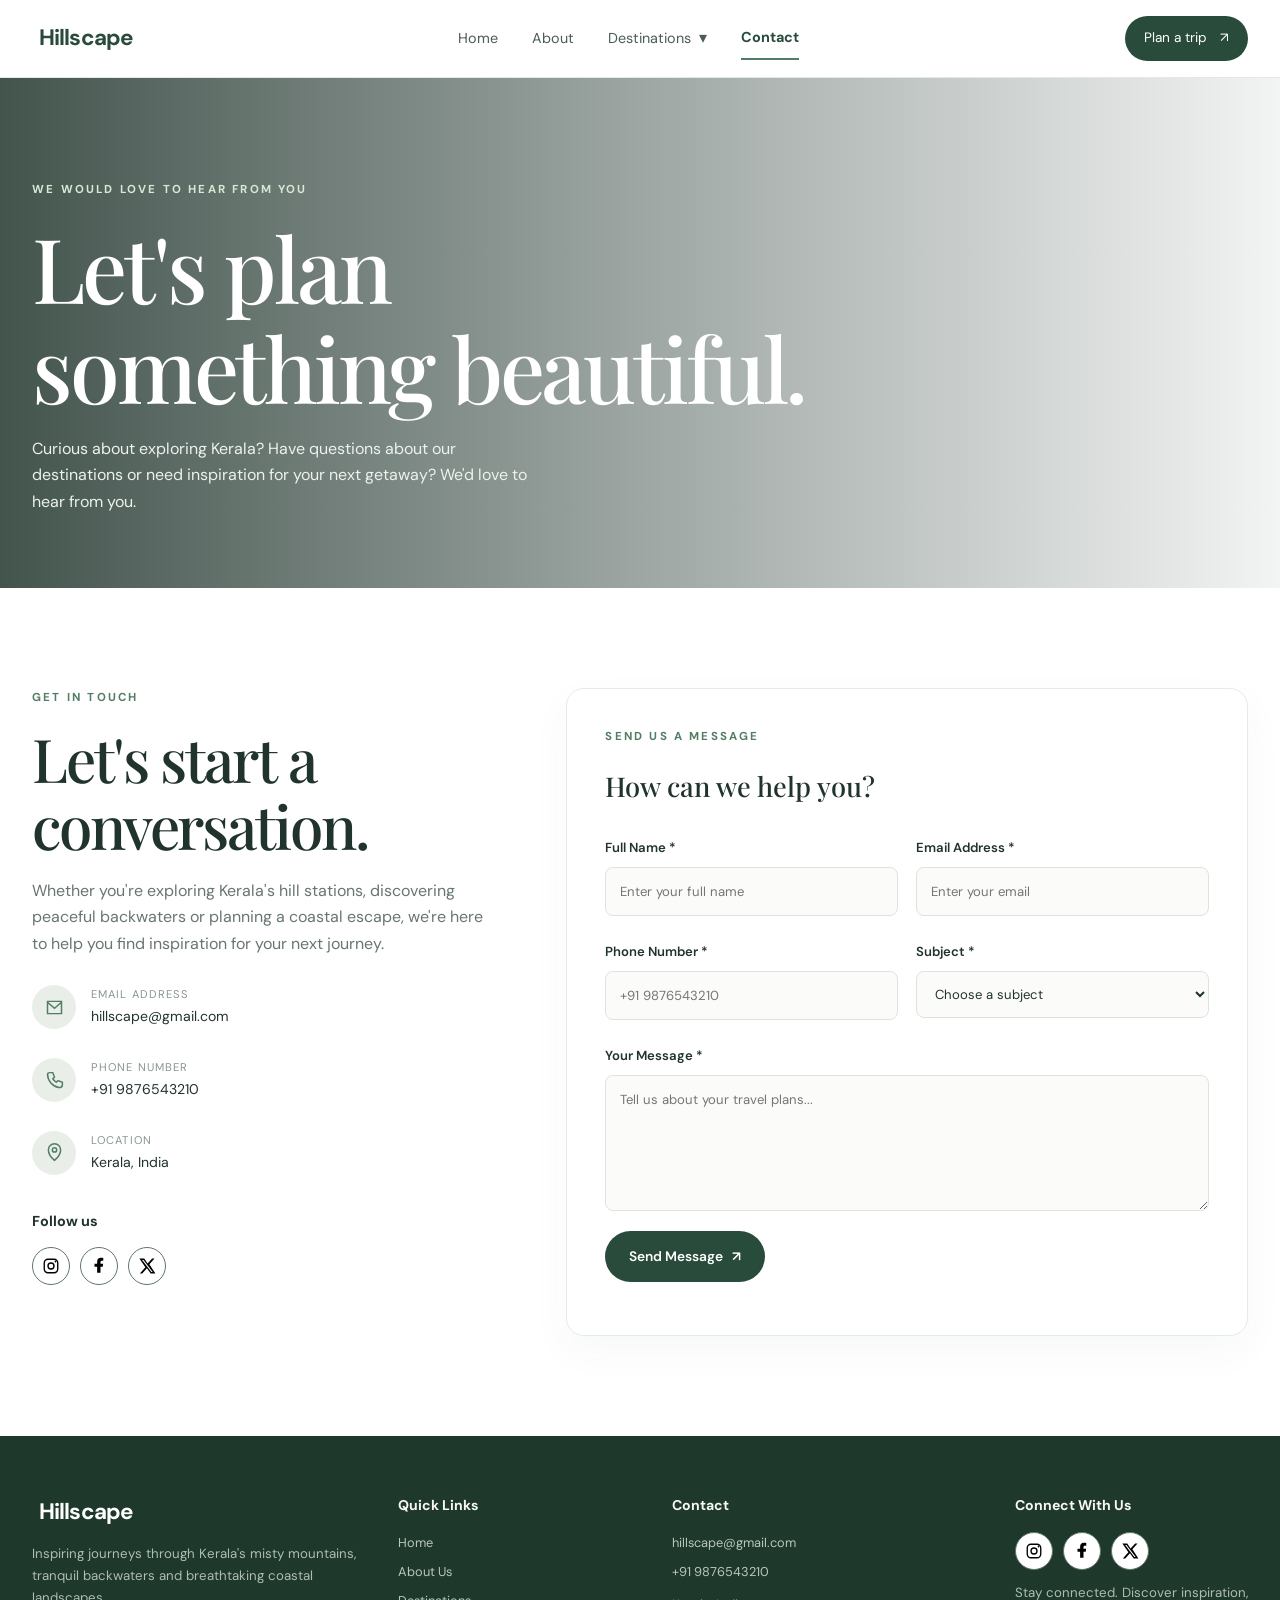
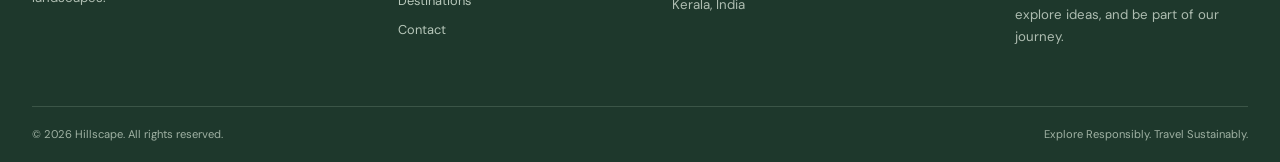
<file: contact.html>
<!DOCTYPE html>
<html lang="en">
<head>
  <meta charset="UTF-8">
  <meta name="viewport" content="width=device-width, initial-scale=1.0">
  <title>Contact Us | Hillscape</title>

  <link rel="preconnect" href="https://fonts.googleapis.com">
  <link href="https://fonts.googleapis.com/css2?family=DM+Sans:wght@400;500;600;700&family=Playfair+Display:wght@400;500;600;700&display=swap" rel="stylesheet">

  <link rel="stylesheet" href="style.css">
</head>

<body>

<header class="site-header">
  <nav class="navbar container">

    <a class="brand" href="index.html">
      <span class="brand-mark"></span>
      Hillscape
    </a>

    <button class="menu-toggle" aria-label="Open navigation" aria-expanded="false">
      ☰
    </button>

    <div class="nav-links">
      <a href="index.html">Home</a>
      <a href="about.html">About</a>

      <div class="nav-dropdown">
        <a href="#destinations" class="drop-trigger">
            Destinations <span class="dropdown-arrow">▾</span>
        </a>

        <div class="dropdown-menu">
          <a href="munnar.html">Munnar</a>
          <a href="wayanad.html">Wayanad</a>
          <a href="alappuzha.html">Alappuzha</a>
          <a href="varkala.html">Varkala</a>
          <a href="athirappilly.html">Athirappilly</a>
        </div>
      </div>

      <a class="active" href="contact.html">Contact</a>
    </div>

    <a class="nav-cta" href="#contact-form">
      Plan a trip <span>↗</span>
    </a>

  </nav>
</header>


<main>

  <!-- CONTACT HERO -->

  <section class="page-hero contact-hero">

    <div class="page-hero-shade"></div>

    <div class="container page-hero-content">

      <p class="eyebrow light">We would love to hear from you</p>

      <h1>Let's plan<br>something beautiful.</h1>

      <p>
       Curious about exploring Kerala? Have questions about our destinations or need inspiration for your next getaway? We'd love to hear from you.
      </p>

    </div>

  </section>


  <!-- CONTACT DETAILS AND FORM -->

  <section class="section" id="contact-form">

    <div class="container contact-layout">

      <div class="contact-info">

        <p class="eyebrow">Get in touch</p>

        <h2>Let's start a conversation.</h2>

        <p>
          Whether you're exploring Kerala's hill stations, discovering peaceful backwaters or planning a coastal escape, we're here to help 
          you find inspiration for your next journey.
        </p>


        <div class="contact-detail">

          <span>
            <svg viewBox="0 0 24 24" aria-hidden="true">
              <path d="M4 5h16v14H4z M4 6l8 7 8-7"
                fill="none" stroke="currentColor" stroke-width="1.7"/>
            </svg>
          </span>

          <div>
            <small>Email Address</small>
            <a href="mailto:hillscape@gmail.com">
              hillscape@gmail.com
            </a>
          </div>

        </div>


        <div class="contact-detail">

          <span>
            <svg viewBox="0 0 24 24" aria-hidden="true">
              <path d="M7 3h3l2 5-2 2a15 15 0 0 0 4 4l2-2 5 2v3c0 2-2 3-4 3A16 16 0 0 1 4 5c0-1 1-2 3-2z"
                fill="none" stroke="currentColor" stroke-width="1.7"/>
            </svg>
          </span>

          <div>
            <small>Phone Number</small>
            <a href="tel:+919876543210">+91 9876543210</a>
          </div>

        </div>


        <div class="contact-detail">

          <span>
            <svg viewBox="0 0 24 24" aria-hidden="true">
              <path d="M12 21s7-6 7-12a7 7 0 1 0-14 0c0 6 7 12 7 12z"
                fill="none" stroke="currentColor" stroke-width="1.7"/>
              <circle cx="12" cy="9" r="2.5"
                fill="none" stroke="currentColor" stroke-width="1.7"/>
            </svg>
          </span>

          <div>
            <small>Location</small>
            <p>Kerala, India</p>
          </div>

        </div>


        <div class="contact-social">

          <h4>Follow us</h4>

          <div class="socials">

            <a href="https://www.instagram.com/" target="_blank" rel="noopener noreferrer" aria-label="Instagram">
                <svg viewBox="0 0 24 24">
                    <rect x="3" y="3" width="18" height="18" rx="5"
                        fill="none" stroke="#000" stroke-width="1.8"/>
                    <circle cx="12" cy="12" r="4"
                        fill="none" stroke="#000" stroke-width="1.8"/>
                    <circle cx="18" cy="6" r="1.2" fill="#000"/>
                </svg>
            </a>

            <a href="https://www.facebook.com/" target="_blank" rel="noopener noreferrer" aria-label="Facebook">
                <svg viewBox="0 0 24 24">
                    <path d="M14 21v-8h3l.5-4H14V7c0-1.2.4-2 2-2h1.7V1.4C17 1.2 16 1 14.5 1 11.4 1 9.5 2.9 9.5 6.4V9H6v4h3.5v8z"
                        fill="#000"/>
                </svg>
            </a>

            <a href="https://x.com/" target="_blank" rel="noopener noreferrer" aria-label="Twitter">
                <svg viewBox="0 0 24 24">
                    <path d="M18.9 2H22l-6.8 7.8L23.2 22h-6.3l-5-7.1L5.7 22H2.5l7.3-8.4L1.8 2h6.5l4.5 6.6L18.9 2zm-1.1 18h1.7L7.3 3.9H5.5L17.8 20z"
                        fill="#000"/>
                </svg>
            </a>

        </div>

        </div>

      </div>


      <!-- CONTACT FORM -->

      <form class="contact-form" id="contact-form" novalidate>

        <p class="eyebrow">Send us a message</p>

        <h3>How can we help you?</h3>


        <div class="form-row">

          <label>
            Full Name *

            <input
              type="text"
              name="name"
              id="name"
              placeholder="Enter your full name"
              minlength="2"
              maxlength="60"
              autocomplete="name"
              required>

            <small class="field-error"></small>
          </label>


          <label>
            Email Address *

            <input
              type="email"
              name="email"
              id="email"
              placeholder="Enter your email"
              autocomplete="email"
              required>

            <small class="field-error"></small>
          </label>

        </div>


        <div class="form-row">

          <label>
            Phone Number *

            <input
              type="tel"
              name="phone"
              id="phone"
              placeholder="+91 9876543210"
              autocomplete="tel"
              maxlength="16"
              required>

            <small class="field-error"></small>
          </label>


          <label>
            Subject *

            <select name="subject" id="subject" required>

                <option value="">Choose a subject</option>
                <option value="Destination Enquiry">Destination Enquiry</option>
                <option value="Travel Information">Travel Information</option>
                <option value="Trip Planning Assistance">Trip Planning Assistance</option>
                <option value="General Enquiry">General Enquiry</option>
                <option value="Other">Other</option>

            </select>

            <small class="field-error"></small>
          </label>

        </div>


        <label>
          Your Message *

          <textarea
            name="message"
            id="message"
            rows="5"
            minlength="10"
            maxlength="1000"
            placeholder="Tell us about your travel plans..."
            required></textarea>

          <small class="field-error"></small>
        </label>


        <button class="button button-dark submit-button" type="submit">
          Send Message <span>↗</span>
        </button>

        <p class="form-message" id="form-message" role="status" aria-live="polite"></p>

      </form>

    </div>

  </section>

</main>


<!-- FOOTER -->

<footer class="footer">

  <div class="container footer-main">

    <div>
        <a class="brand footer-brand" href="index.html">
            <span class="brand-mark"></span>
            Hillscape
        </a>
        <p>Inspiring journeys through Kerala's misty mountains, tranquil backwaters and breathtaking coastal landscapes.</p>
    </div>

    <div>
      <h4>Quick Links</h4>
      <a href="index.html">Home</a>
      <a href="index.html#about">About Us</a>
      <a href="index.html#destinations">Destinations</a>
      <a href="contact.html">Contact</a>
    </div>

    <div>
      <h4>Contact</h4>
      <a href="mailto:hillscape@gmail.com">hillscape@gmail.com</a>
      <a href="tel:+919876543210">+91 9876543210</a>
      <p>Kerala, India</p>
    </div>

    <!-- SOCIAL LINKS -->
    <div>
        <h4>Connect With Us</h4>

        <div class="socials">

            <a href="https://www.instagram.com/" target="_blank" rel="noopener noreferrer" aria-label="Instagram">
            <svg viewBox="0 0 24 24" aria-hidden="true"><rect x="3" y="3" width="18" height="18" rx="5" fill="none" stroke="currentColor" stroke-width="1.8"/><circle cx="12" cy="12" r="4" fill="none" stroke="currentColor" stroke-width="1.8"/><circle cx="18" cy="6" r="1.2" fill="currentColor"/></svg>
            </a>

            <a href="https://www.facebook.com/" target="_blank" rel="noopener noreferrer" aria-label="Facebook">
            <svg viewBox="0 0 24 24" aria-hidden="true"><path d="M14 21v-8h3l.5-4H14V7c0-1.2.4-2 2-2h1.7V1.4C17 1.2 16 1 14.5 1 11.4 1 9.5 2.9 9.5 6.4V9H6v4h3.5v8z" fill="currentColor"/></svg>
            </a>

            <a href="https://x.com/" target="_blank" rel="noopener noreferrer" aria-label="X">
            <svg viewBox="0 0 24 24" aria-hidden="true">
                <path d="M18.9 2H22l-6.8 7.8L23.2 22h-6.3l-5-7.1L5.7 22H2.5l7.3-8.4L1.8 2h6.5l4.5 6.6L18.9 2zm-1.1 18h1.7L7.3 3.9H5.5L17.8 20z" fill="currentColor"/>
            </svg>
            </a>

        </div>

        <p class="footer-small">Stay connected. Discover inspiration, explore ideas, and be part of our journey.</p>
        </div>

    </div>


    <div class="container footer-bottom">
        <span>© 2026 Hillscape. All rights reserved.</span>
        <span>Explore Responsibly. Travel Sustainably.</span>
    </div>

  </footer>


<script src="script.js"></script>

</body>
</html>
</file>
<file: style.css>
/* GLOBAL */

:root {
  --ink: #20332d;
  --muted: #68766f;
  --green: #527d65;
  --green-dark: #294b3c;
  --sage: #e9efe8;
  --cream: #f7f6f0;
  --white: #ffffff;
  --border: #e3eae2;

  --serif: "Playfair Display", Georgia, serif;
  --sans: "DM Sans", Arial, sans-serif;
}

* {
  box-sizing: border-box;
}

html {
  scroll-behavior: smooth;
  scroll-padding-top: 85px;
}

body {
  margin: 0;
  color: var(--ink);
  background: var(--white);
  font-family: var(--sans);
  line-height: 1.65;
}

img {
  display: block;
  max-width: 100%;
}

a {
  color: inherit;
  text-decoration: none;
}

button,
input,
textarea,
select {
  font: inherit;
}

.container {
  width: min(1320px, calc(100% - 64px));
  margin: 0 auto;
}

.section {
  padding: 100px 0;
}

h1,
h2,
h3,
h4,
p {
  margin-top: 0;
}

h1,
h2 {
  font-family: var(--serif);
  font-weight: 500;
  line-height: 1.12;
  letter-spacing: -.035em;
  color: var(--ink);
}

h1 {
  font-size: clamp(3rem, 7vw, 6.5rem);
}

h2 {
  font-size: clamp(2.3rem, 4.7vw, 4.1rem);
  margin-bottom: 22px;
}

h3 {
  font-size: 1.35rem;
}

/* All heading words use the same colour */

h1 em,
h2 em,
h3 em {
  color: inherit;
  font-style: normal;
}

.eyebrow {
  color: var(--green);
  font-size: .72rem;
  font-weight: 700;
  letter-spacing: .19em;
  text-transform: uppercase;
  margin-bottom: 18px;
}

.eyebrow.light {
  color: #d8e9d3;
}


/* NAVIGATION BAR */

.site-header {
  height: 78px;
  position: sticky;
  top: 0;
  z-index: 50;
  background: rgba(255,255,255,.97);
  border-bottom: 1px solid var(--border);
  backdrop-filter: blur(14px);
}

.navbar {
  height: 100%;
  display: flex;
  align-items: center;
  justify-content: space-between;
  gap: 25px;
}

.brand {
  display: inline-flex;
  align-items: center;
  gap: 7px;
  font-weight: 700;
  letter-spacing: -.04em;
  font-size: 1.4rem;
  white-space: nowrap;
  color: var(--green-dark);
}

.brand-mark {
  color: #8da982;
  font-size: 1.5rem;
}

.nav-links {
  display: flex;
  align-items: center;
  gap: 34px;
  font-size: .9rem;
  color: #4b5c53;
}

.nav-links > a,
.drop-trigger {
  transition: color .2s, background .2s;
  padding: 9px 0;
}

.nav-links a:hover {
  color: var(--green);
}

/* Active page */

.nav-links > a.active {
  color: var(--green-dark);
  font-weight: 700;
  border-bottom: 2px solid var(--green);
}

.nav-dropdown {
  position: relative;
}

.drop-trigger span {
  font-size: 1rem;
  margin-left: 4px;
}

.dropdown-menu {
  display: none;
  position: absolute;
  top: 100%;
  left: -15px;
  min-width: 190px;
  padding: 12px;
  background: white;
  box-shadow: 0 12px 30px #1b39251c;
  border: 1px solid var(--border);
  border-radius: 12px;
}

.dropdown-menu a {
  display: block;
  padding: 9px 12px;
  border-radius: 7px;
}

.dropdown-menu a:hover {
  background: var(--sage);
}

.nav-dropdown:hover .dropdown-menu,
.nav-dropdown:focus-within .dropdown-menu {
  display: block;
}

.nav-cta {
  color: white;
  background: var(--green-dark);
  border-radius: 30px;
  padding: 11px 19px;
  font-size: .85rem;
  transition: background .2s;
  white-space: nowrap;
}

.nav-cta:hover {
  background: var(--green);
}

.nav-cta span,
.button span {
  margin-left: 9px;
}

.menu-toggle {
  display: none;
  background: transparent;
  border: 0;
  font-size: 1.6rem;
  color: var(--ink);
  cursor: pointer;
}

/* DESTINATION DROPDOWN ARROW */

.dropdown-arrow {
  display: inline-block;
  margin-left: 5px;
  font-size: 12px;
}

/* ALIGN DROPDOWN WITH DESTINATIONS */

.nav-dropdown {
  position: relative;
}

.dropdown-menu {
  left: 0;
  right: auto;
}


/* HERO SECTION */

.hero {
  min-height: min(740px, calc(100vh - 78px));
  position: relative;
  color: white;
  overflow: hidden;
  background: #314a3b;
}

.hero-slides,
.hero-slide,
.hero-shade {
  position: absolute;
  inset: 0;
}

.hero-slide {
  background-size: cover;
  background-position: center;
  opacity: 0;
  transform: scale(1.04);
  transition: opacity 1.2s ease, transform 6s ease;
}

.hero-slide.active {
  opacity: 1;
  transform: scale(1);
}

.hero-shade,
.page-hero-shade {
  position: absolute;
  inset: 0;
  background: linear-gradient(
    90deg,
    rgba(14,36,27,.78) 0%,
    rgba(14,36,27,.42) 48%,
    rgba(14,36,27,.05) 100%
  );
}

.hero-content {
  position: relative;
  z-index: 2;
  padding-top: clamp(90px, 13vh, 150px);
  color: white;
}

.hero h1 {
  color: white;
  margin-bottom: 22px;
  max-width: 720px;
}

.hero-copy {
  max-width: 500px;
  color: #eef2ec;
  font-size: 1.05rem;
}

.hero-actions {
  display: flex;
  align-items: center;
  gap: 28px;
  margin-top: 32px;
}

.button {
  display: inline-flex;
  align-items: center;
  justify-content: center;
  padding: 14px 22px;
  border-radius: 30px;
  font-size: .86rem;
  font-weight: 600;
  transition: transform .2s, background .2s;
  border: 0;
  cursor: pointer;
}

.button:hover {
  transform: translateY(-2px);
}

.button-light {
  background: #f7f7f0;
  color: var(--green-dark);
}

.button-dark {
  background: var(--green-dark);
  color: white;
}

.button-dark:hover {
  background: var(--green);
}

.text-link {
  color: var(--green-dark);
  font-weight: 600;
  font-size: .88rem;
}

.text-link span {
  margin-left: 8px;
}

.light-link {
  color: white;
}

.hero-note {
  display: flex;
  align-items: center;
  gap: 15px;
  margin-top: 72px;
  font-size: .75rem;
  color: #e0e8df;
  letter-spacing: .08em;
  text-transform: uppercase;
}

.hero-line {
  width: 44px;
  height: 1px;
  background: #c6ddbd;
}


/* INTRODUCTION */

.intro {
  display: grid;
  grid-template-columns: 1.1fr .8fr;
  align-items: end;
  gap: 80px;
}

.intro h2 {
  margin-bottom: 0;
}

.intro-copy {
  max-width: 480px;
  color: var(--muted);
}

.intro-copy .text-link {
  display: inline-block;
  margin-top: 10px;
}


/* DESTINATIONS */

.destinations {
  background: var(--cream);
}

.section-heading {
  display: flex;
  align-items: end;
  justify-content: space-between;
  gap: 30px;
  margin-bottom: 48px;
}

.section-heading h2 {
  margin-bottom: 0;
}

.section-heading > p {
  color: var(--muted);
  margin-bottom: 5px;
}

.destination-row {
  display: flex;
  justify-content: space-between;
  gap: 25px;
}

.destination-card {
  flex: 1;
  min-width: 0;
  text-align: center;
  position: relative;
}

.oval-image {
  width: 100%;
  aspect-ratio: .82;
  border-radius: 50%;
  padding: 8px;
  border: 1px solid #d9e2d8;
  background: white;
  overflow: hidden;
  box-shadow: 0 8px 20px #203b2810;
}

.oval-image img {
  width: 100%;
  height: 100%;
  object-fit: cover;
  border-radius: 50%;
  transition: transform .55s ease;
}

.destination-card:hover .oval-image img {
  transform: scale(1.09);
}

.destination-card h3 {
  font-family: var(--serif);
  font-size: 1.45rem;
  margin: 20px 0 3px;
  font-weight: 500;
}

.destination-card p {
  color: var(--muted);
  font-size: .8rem;
  margin-bottom: 0;
}


/* GALLERY */

.mini-gallery {
  background: white;
  padding-top: 20px;
  padding-bottom: 90px;
}

.mini-gallery .section-heading {
  display: flex;
  justify-content: space-between;
  align-items: end;
  gap: 20px;
  margin-bottom: 30px;
}

/* DESKTOP GALLERY - COLLAGE LAYOUT */

.mini-gallery-grid {
  position: relative;
  width: 100%;
  max-width: 1055px;
  margin: 0 auto;
  aspect-ratio: 1055 / 637;
}

.mini-gallery-grid img {
  position: absolute;
  display: block;
  object-fit: cover;
  border-radius: 10px;
}

/* IMAGE 1 */

.mini-gallery-grid img:nth-child(1) {
  top: 8.95%;
  left: 5.5%;
  width: 22%;
  height: 36.4%;
}

/* IMAGE 2 */

.mini-gallery-grid img:nth-child(2) {
  top: 0;
  left: 28.53%;
  width: 30.81%;
  height: 49.14%;
}

/* IMAGE 3 */

.mini-gallery-grid img:nth-child(3) {
  top: 8.95%;
  left: 60.47%;
  width: 22%;
  height: 36.4%;
}

/* IMAGE 4 */

.mini-gallery-grid img:nth-child(4) {
  top: 18.21%;
  left: 83.51%;
  width: 16.49%;
  height: 27.32%;
}

/* IMAGE 5 */

.mini-gallery-grid img:nth-child(5) {
  top: 51.02%;
  left: 0;
  width: 16.49%;
  height: 27.32%;
}

/* IMAGE 6 */

.mini-gallery-grid img:nth-child(6) {
  top: 51.02%;
  left: 17.54%;
  width: 22%;
  height: 36.42%;
}

/* IMAGE 7 */

.mini-gallery-grid img:nth-child(7) {
  top: 51.02%;
  left: 40.66%;
  width: 30.81%;
  height: 49%;
}

/* IMAGE 8 */

.mini-gallery-grid img:nth-child(8) {
  top: 51.02%;
  left: 72.51%;
  width: 22%;
  height: 36.42%;
}


/* QUOTE SECTION */

.quote-band {
  position: relative;
  min-height: 420px;
  display: flex;
  align-items: center;
  color: white;
  background: url("https://images.unsplash.com/photo-1501785888041-af3ef285b470?auto=format&fit=crop&w=2000&q=85") center/cover fixed;
}

.quote-overlay {
  position: absolute;
  inset: 0;
  background: rgba(24,49,37,.58);
}

.quote-content {
  position: relative;
  text-align: center;
  padding: 75px 0;
}

.quote-content blockquote {
  font-family: var(--serif);
  color: white;
  font-size: clamp(2.2rem, 5vw, 4rem);
  line-height: 1.2;
  margin: 0 auto 28px;
}


/* PAGE HERO */

.page-hero {
  min-height: 510px;
  position: relative;
  background-size: cover;
  background-position: center;
  color: white;
  display: flex;
  align-items: center;
  overflow: hidden;
}

.contact-hero {
  background-image: url("https://media.istockphoto.com/id/1302343043/photo/clean-ocean-waves-breaking-on-white-sand-beach-with-turquoise-emerald-coloured-water.jpg?s=612x612&w=0&k=20&c=DyNMi9jSz2lQLpwr9XvY6VEk2VvACh1X_av695Gs8nU=");
}

.page-hero-content {
  position: relative;
  z-index: 2;
  padding-top: 45px;
  color: white;
}

.page-hero-content h1 {
  color: white;
  margin: 0 0 18px;
}

.page-hero-content p:not(.eyebrow) {
  max-width: 500px;
  color: #edf2ec;
}


/* CONTACT LAYOUT */

.contact-layout {
  display: grid;
  grid-template-columns: .8fr 1.2fr;
  gap: 80px;
  align-items: start;
}

.contact-info h2 {
  margin-bottom: 18px;
}

.contact-info > p:not(.eyebrow) {
  color: var(--muted);
}

.contact-detail {
  display: flex;
  gap: 15px;
  margin-top: 28px;
  align-items: center;
}

.contact-detail > span {
  display: grid;
  place-items: center;
  width: 44px;
  height: 44px;
  flex-shrink: 0;
  background: var(--sage);
  color: var(--green);
  border-radius: 50%;
}

.contact-detail svg {
  width: 21px;
  height: 21px;
}

.contact-detail small {
  display: block;
  color: #89968d;
  font-size: .7rem;
  text-transform: uppercase;
  letter-spacing: .1em;
}

.contact-detail a,
.contact-detail p {
  font-size: .88rem;
  margin: 2px 0 0;
}

.contact-social {
  margin-top: 35px;
}

.contact-social h4 {
  margin-bottom: 14px;
  font-size: .9rem;
}


/* CONTACT FORM */

.contact-form {
  padding: 38px;
  border: 1px solid #e6ece5;
  border-radius: 18px;
  box-shadow: 0 15px 40px #24412b0a;
  background: white;
}

.contact-form h3 {
  font-family: var(--serif);
  font-weight: 500;
  font-size: 1.7rem;
  margin-bottom: 28px;
}

.contact-form label {
  display: block;
  color: var(--ink);
  font-size: .82rem;
  font-weight: 600;
  margin-bottom: 20px;
}

.form-row {
  display: grid;
  grid-template-columns: 1fr 1fr;
  gap: 18px;
}

.contact-form input,
.contact-form textarea,
.contact-form select {
  display: block;
  width: 100%;
  margin-top: 8px;
  padding: 13px 14px;
  border: 1px solid #dce5dc;
  border-radius: 8px;
  outline: none;
  background: #fbfcfa;
  color: var(--ink);
  font-weight: 400;
}

.contact-form input:focus,
.contact-form textarea:focus,
.contact-form select:focus {
  border-color: var(--green);
  box-shadow: 0 0 0 3px #527d6518;
}

.contact-form textarea {
  resize: vertical;
  min-height: 130px;
}

.contact-form input.invalid,
.contact-form textarea.invalid,
.contact-form select.invalid {
  border-color: #c34d4d;
}

.field-error {
  display: block;
  min-height: 0;
  color: #c34d4d;
  font-size: .72rem;
  font-weight: 400;
  margin-top: 5px;
}

.form-message {
  color: var(--green-dark);
  font-size: .85rem;
  margin: 15px 0 0;
}

.form-message.error {
  color: #bd3e3e;
}

.submit-button {
  min-width: 160px;
}

#contact-form {
  scroll-margin-top: -50px;
}
/* FOOTER */

.footer {
  background: #1e382c;
  color: #dbe5db;
  padding-top: 58px;
}

.footer-brand {
  color: white;
}

.footer-main {
  display: grid;
  grid-template-columns: 1.4fr 1fr 1.3fr 1fr;
  gap: 40px;
  padding-bottom: 45px;
}

.footer-main p {
  color: #aebdb1;
  font-size: .83rem;
  margin-top: 12px;
}

.footer h4 {
  color: #f7f8f3;
  font-size: .88rem;
  margin-bottom: 15px;
}

.footer-main > div > a:not(.brand) {
  display: block;
  color: #b8c8bb;
  font-size: .8rem;
  margin: 8px 0;
  transition: color .2s;
}

.footer-main > div > a:not(.brand):hover {
  color: white;
}

.socials {
  display: flex;
  gap: 10px;
  align-items: center;
}

.socials a {
  display: grid;
  place-items: center;
  width: 38px;
  height: 38px;
  border: 1px solid #607668;
  border-radius: 50%;
  color: #000;
  background: white;
  transition: all .3s ease;
}

.socials a:hover {
  background: var(--green);
  border-color: var(--green);
  color: white;
  transform: translateY(-4px) scale(1.1);
}

.socials svg {
  width: 18px;
  height: 18px;
}

.footer-small {
  margin-top: 15px;
}

.footer-bottom {
  display: flex;
  justify-content: space-between;
  border-top: 1px solid #3b5547;
  padding: 18px 0;
  font-size: .7rem;
  color: #9fb1a3;
}


/* TABLET RESPONSIVE */

@media (max-width: 1000px) {

  .container {
    width: calc(100% - 48px);
  }

  .nav-links {
    gap: 18px;
  }

  .nav-cta {
    display: none;
  }

  .destination-row {
    flex-wrap: wrap;
    justify-content: center;
  }

  .destination-card {
    flex: 0 0 calc(33.333% - 18px);
  }

  .oval-image {
    aspect-ratio: .9;
  }

  .intro,
  .contact-layout {
    gap: 40px;
  }

  .footer-main {
    grid-template-columns: 1fr 1fr;
  }

}


/* MOBILE RESPONSIVE */

@media (max-width: 650px) {

  .container {
    width: calc(100% - 32px);
  }

  .section {
    padding: 68px 0;
  }

  .site-header {
    height: 68px;
  }

  .menu-toggle {
    display: block;
    margin-left: auto;
  }

  .nav-links {
    display: none;
    position: absolute;
    top: 68px;
    left: 0;
    right: 0;
    padding: 18px 24px 24px;
    background: white;
    border-bottom: 1px solid #e7eee6;
    box-shadow: 0 15px 20px #1b392510;
    align-items: stretch;
    gap: 0;
    flex-direction: column;
  }

  .nav-links.show {
    display: flex;
  }

  .nav-links > a,
  .drop-trigger {
    padding: 11px 0;
    display: block;
  }

  .nav-links > a.active {
    border-bottom: 0;
    border-left: 3px solid var(--green);
    padding-left: 12px;
    background: var(--sage);
  }

  .dropdown-menu {
    position: static;
    display: block;
    box-shadow: none;
    border: 0;
    padding: 0 0 5px 12px;
  }

  .nav-dropdown:hover .dropdown-menu {
    display: block;
  }

  .hero {
    min-height: 680px;
  }

  .hero-content {
    padding-top: 100px;
  }

  .hero-copy {
    font-size: .95rem;
  }

  .hero-note {
    margin-top: 55px;
  }

  .intro,
  .contact-layout {
    grid-template-columns: 1fr;
    gap: 30px;
  }

  .intro {
    align-items: start;
  }

  .section-heading {
    align-items: start;
    flex-direction: column;
    gap: 15px;
    margin-bottom: 32px;
  }

  .destination-card {
    flex: 0 0 calc(50% - 12px);
  }

  .oval-image {
    aspect-ratio: .95;
  }

  .destination-card h3 {
    font-size: 1.25rem;
  }

  .quote-band {
    background-attachment: scroll;
    min-height: 360px;
  }

  .footer-main {
    grid-template-columns: 1fr 1fr;
    gap: 28px 18px;
  }

  .footer-bottom {
    flex-direction: column;
    gap: 7px;
  }

  .page-hero {
    min-height: 430px;
  }

  .contact-form {
    padding: 22px;
  }

  .form-row {
    grid-template-columns: 1fr;
    gap: 0;
  }

}


/* MUNNAR-STYLE GALLERY RESPONSIVE */

/* TABLET AND MOBILE */

@media (max-width: 768px) {

  .mini-gallery {
    padding-top: 10px;
    padding-bottom: 65px;
  }

  .mini-gallery .mini-gallery-grid {
    position: static !important;
    display: grid !important;
    grid-template-columns: repeat(2, minmax(0, 1fr)) !important;
    grid-auto-flow: row;
    gap: 14px;
    width: 100%;
    max-width: 100%;
    height: auto;
    aspect-ratio: auto !important;
    margin: 0;
  }

  .mini-gallery .mini-gallery-grid img {
    position: static !important;
    display: block;
    width: 100% !important;
    height: 260px !important;
    min-width: 0;
    max-width: 100%;
    object-fit: cover;
    border-radius: 10px;
    margin: 0;
  }

  .mini-gallery .section-heading {
    align-items: flex-start;
    flex-direction: column;
  }

}


/* SMALL MOBILE SCREENS */

@media (max-width: 480px) {

  .mini-gallery {
    padding-bottom: 55px;
  }

  .mini-gallery .mini-gallery-grid {
    gap: 12px;
  }

  .mini-gallery .mini-gallery-grid img {
    height: 230px !important;
    border-radius: 9px;
  }

  .mini-gallery h2 {
    font-size: 2rem;
  }

}


/* VERY SMALL SCREENS */

@media (max-width: 360px) {

  .mini-gallery .mini-gallery-grid {
    gap: 9px;
  }

  .mini-gallery .mini-gallery-grid img {
    height: 195px !important;
  }

}
</file>
